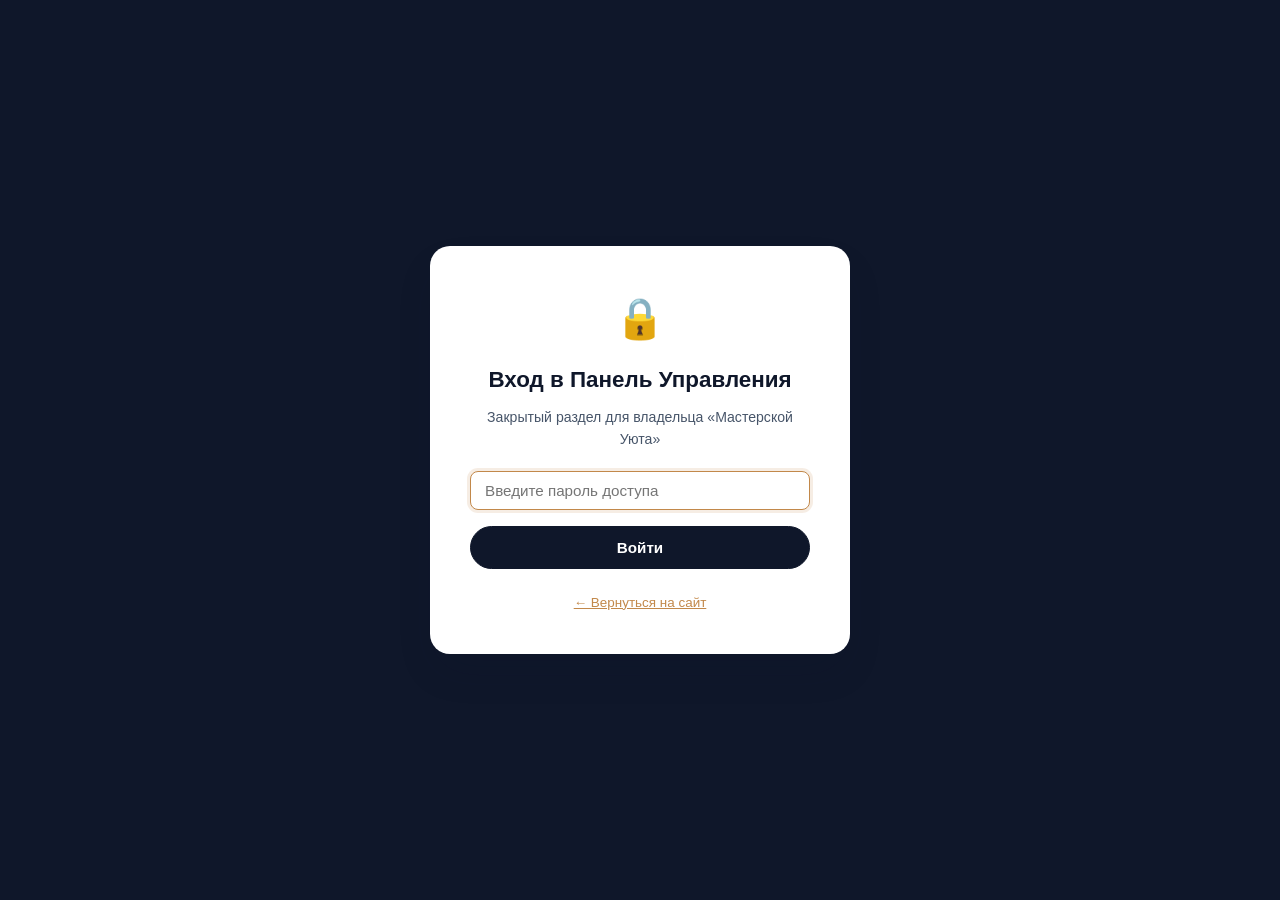
<file: admin.html>
<!DOCTYPE html>
<html lang="ru">
<head>
  <meta charset="UTF-8">
  <meta name="viewport" content="width=device-width, initial-scale=1.0">
  <title>Панель управления — Мастерская Уюта</title>
  <link rel="stylesheet" href="style.css">
  <style>
    body {
      background-color: #f1f5f9;
      padding-bottom: 50px;
    }
    .admin-container {
      max-width: 1100px;
      margin: 30px auto;
      padding: 0 20px;
    }
    .admin-header {
      background: #0f172a;
      color: #ffffff;
      padding: 24px 30px;
      border-radius: var(--radius-lg);
      display: flex;
      align-items: center;
      justify-content: space-between;
      flex-wrap: wrap;
      gap: 16px;
      margin-bottom: 24px;
      box-shadow: var(--shadow-md);
    }
    .admin-nav {
      display: flex;
      gap: 10px;
      margin-bottom: 24px;
      flex-wrap: wrap;
    }
    .admin-nav-btn {
      padding: 10px 20px;
      border-radius: var(--radius-full);
      background: #ffffff;
      border: 1.5px solid var(--border-color);
      font-weight: 700;
      color: var(--text-muted);
      cursor: pointer;
      transition: var(--transition);
      display: inline-flex;
      align-items: center;
      gap: 8px;
    }
    .admin-nav-btn.active {
      background: var(--metal-dark);
      color: #ffffff;
      border-color: var(--metal-dark);
    }
    .admin-card {
      background: #ffffff;
      border-radius: var(--radius-lg);
      border: 1.5px solid var(--border-color);
      padding: 30px;
      margin-bottom: 24px;
      box-shadow: var(--shadow-sm);
    }
    .admin-card-title {
      font-size: 1.3rem;
      font-weight: 800;
      color: var(--metal-dark);
      margin-bottom: 20px;
      display: flex;
      align-items: center;
      justify-content: space-between;
      border-bottom: 1px solid var(--border-color);
      padding-bottom: 12px;
    }
    .admin-form-grid {
      display: grid;
      grid-template-columns: repeat(auto-fit, minmax(280px, 1fr));
      gap: 18px;
    }
    .admin-field {
      display: flex;
      flex-direction: column;
      gap: 6px;
    }
    .admin-label {
      font-size: 0.86rem;
      font-weight: 700;
      color: #334155;
    }
    .admin-input, .admin-select, .admin-textarea {
      width: 100%;
      padding: 10px 14px;
      border: 1.5px solid #cbd5e1;
      border-radius: var(--radius-sm);
      font-size: 0.95rem;
      color: #0f172a;
      background: #ffffff;
      transition: var(--transition);
    }
    .admin-input:focus, .admin-select:focus, .admin-textarea:focus {
      border-color: var(--wood-accent);
      box-shadow: 0 0 0 3px rgba(194, 136, 74, 0.15);
    }
    .admin-textarea {
      min-height: 80px;
      resize: vertical;
    }
    /* Список изделий в админке */
    .admin-product-row {
      display: grid;
      grid-template-columns: 80px 1fr auto;
      gap: 16px;
      align-items: center;
      padding: 14px;
      border: 1px solid var(--border-color);
      border-radius: var(--radius-md);
      margin-bottom: 12px;
      background: #f8fafc;
      transition: var(--transition);
    }
    .admin-product-row:hover {
      background: #ffffff;
      border-color: #94a3b8;
    }
    .admin-product-thumb {
      width: 80px;
      height: 80px;
      object-fit: cover;
      border-radius: var(--radius-sm);
      background: #e2e8f0;
    }
    .admin-product-info h4 {
      font-size: 1.05rem;
      font-weight: 800;
      color: var(--metal-dark);
      margin-bottom: 4px;
    }
    .admin-product-meta {
      font-size: 0.84rem;
      color: var(--text-muted);
      display: flex;
      gap: 12px;
      flex-wrap: wrap;
    }
    .admin-product-actions {
      display: flex;
      gap: 8px;
    }
    /* Фото-превью внутри редактирования */
    .admin-photo-grid {
      display: flex;
      gap: 12px;
      flex-wrap: wrap;
      margin-top: 10px;
    }
    .admin-photo-item {
      position: relative;
      width: 90px;
      height: 90px;
      border-radius: var(--radius-sm);
      overflow: hidden;
      border: 1.5px solid #cbd5e1;
    }
    .admin-photo-item img {
      width: 100%;
      height: 100%;
      object-fit: cover;
    }
    .admin-photo-del {
      position: absolute;
      top: 4px;
      right: 4px;
      background: rgba(239, 68, 68, 0.9);
      color: #ffffff;
      border: none;
      width: 22px;
      height: 22px;
      border-radius: 50%;
      display: flex;
      align-items: center;
      justify-content: center;
      font-size: 11px;
      cursor: pointer;
    }
    /* Модалка логина */
    .admin-login-overlay {
      position: fixed;
      inset: 0;
      background: #0f172a;
      z-index: 9999;
      display: flex;
      align-items: center;
      justify-content: center;
      padding: 20px;
    }
    .admin-login-card {
      background: #ffffff;
      padding: 40px;
      border-radius: var(--radius-lg);
      max-width: 420px;
      width: 100%;
      text-align: center;
      box-shadow: var(--shadow-xl);
    }
    .status-toast {
      position: fixed;
      bottom: 24px;
      right: 24px;
      background: #0f172a;
      color: #ffffff;
      padding: 14px 22px;
      border-radius: var(--radius-md);
      box-shadow: var(--shadow-xl);
      z-index: 10000;
      display: none;
      align-items: center;
      gap: 10px;
      font-weight: 600;
      animation: slideUp 0.3s ease;
    }
    @keyframes slideUp {
      from { transform: translateY(20px); opacity: 0; }
      to { transform: translateY(0); opacity: 1; }
    }
  </style>
</head>
<body>

  <!-- Окно авторизации -->
  <div class="admin-login-overlay" id="login-overlay">
    <div class="admin-login-card">
      <div style="font-size: 2.5rem; margin-bottom: 12px;">🔒</div>
      <h2 style="font-size: 1.4rem; font-weight: 800; margin-bottom: 8px; color: var(--metal-dark);">Вход в Панель Управления</h2>
      <p style="font-size: 0.88rem; color: var(--text-muted); margin-bottom: 20px;">Закрытый раздел для владельца «Мастерской Уюта»</p>
      
      <form onsubmit="event.preventDefault(); checkAdminPassword();">
        <div class="admin-field" style="margin-bottom: 16px;">
          <input type="password" id="admin-pass-input" class="admin-input" placeholder="Введите пароль доступа" autocomplete="current-password" autofocus>
        </div>
        <button type="submit" id="login-submit-btn" class="btn btn-primary" style="width: 100%;">Войти</button>
      </form>
      <div id="login-error" style="color: #ef4444; font-size: 0.84rem; margin-top: 12px; font-weight: 600; display: none;">Неверный пароль доступа.</div>
      <div style="margin-top: 20px;">
        <a href="index.html" style="font-size: 0.84rem; color: var(--wood-accent); text-decoration: underline;">← Вернуться на сайт</a>
      </div>
    </div>
  </div>

  <div class="admin-container" id="admin-content" style="display: none;">
    <!-- Шапка панели -->
    <header class="admin-header">
      <div>
        <h1 style="font-size: 1.5rem; font-weight: 900; margin-bottom: 4px;">Панель управления сайтом</h1>
        <div style="font-size: 0.86rem; color: #94a3b8;">«Мастерская Уюта» — Кировград • Невьянск</div>
      </div>
      <div style="display: flex; gap: 10px; flex-wrap: wrap;">
        <a href="index.html" class="btn btn-outline btn-sm" target="_blank" style="background: rgba(255,255,255,0.1); color: #fff; border-color: rgba(255,255,255,0.2);">
          👁 Посмотреть сайт
        </a>
        <button class="btn btn-accent btn-sm" onclick="publishChangesToGithub()">
          🚀 Опубликовать в интернет (GitHub)
        </button>
        <button class="btn btn-outline btn-sm" style="color: #fca5a5; border-color: rgba(239,68,68,0.3); background: rgba(239,68,68,0.1);" onclick="adminLogout()">
          🚪 Выйти
        </button>
      </div>
    </header>

    <!-- Навигационные вкладки -->
    <nav class="admin-nav">
      <button class="admin-nav-btn active" onclick="switchTab('contacts')">
        📞 Контакты и Шапка
      </button>
      <button class="admin-nav-btn" onclick="switchTab('products')">
        🪑 Примеры изделий (<span id="tab-products-count">14</span>)
      </button>
      <button class="admin-nav-btn" onclick="switchTab('sync')">
        🌐 Публикация и Резервная копия
      </button>
      <button class="admin-nav-btn" onclick="switchTab('password')">
        🔐 Смена пароля
      </button>
    </nav>

    <!-- ВКЛАДКА 1: КОНТАКТЫ -->
    <section class="admin-card" id="tab-contacts">
      <div class="admin-card-title">
        <span>Основные контакты и текст сайта</span>
        <button class="btn btn-primary btn-sm" onclick="saveContacts()">Сохранить контакты</button>
      </div>

      <div class="admin-form-grid">
        <div class="admin-field">
          <label class="admin-label">Название бренда:</label>
          <input type="text" id="cfg-brand" class="admin-input">
        </div>

        <div class="admin-field">
          <label class="admin-label">Номер телефона:</label>
          <input type="text" id="cfg-phone" class="admin-input" placeholder="+7 (963) 448-76-12">
        </div>

        <div class="admin-field">
          <label class="admin-label">Города / География:</label>
          <input type="text" id="cfg-location" class="admin-input" placeholder="Кировград — Невьянск">
        </div>

        <div class="admin-field">
          <label class="admin-label">Время работы цеха:</label>
          <input type="text" id="cfg-hours" class="admin-input" placeholder="Пн-Вс: 09:00 — 21:00">
        </div>

        <div class="admin-field">
          <label class="admin-label">Ссылка на страницу Авито:</label>
          <input type="text" id="cfg-avito" class="admin-input">
        </div>

        <div class="admin-field">
          <label class="admin-label">Гарантия на изделия:</label>
          <input type="text" id="cfg-guarantee" class="admin-input" placeholder="12 месяцев по договору">
        </div>

        <div class="admin-field" style="grid-column: 1 / -1;">
          <label class="admin-label">Главный подзаголовок (УТП) на первом экране:</label>
          <textarea id="cfg-tagline" class="admin-textarea"></textarea>
        </div>
      </div>
    </section>

    <!-- ВКЛАДКА 2: ИЗДЕЛИЯ -->
    <section class="admin-card" id="tab-products" style="display: none;">
      <div class="admin-card-title">
        <span>Управление примерами изделий</span>
        <button class="btn btn-accent btn-sm" onclick="openProductEditModal(null)">
          + Добавить новое изделие
        </button>
      </div>

      <div style="display: flex; gap: 10px; margin-bottom: 20px;">
        <select id="admin-category-filter" class="admin-select" style="max-width: 250px;" onchange="renderAdminProductsList()">
          <option value="all">Все категории</option>
          <option value="metal">Металл & Сад</option>
          <option value="ldsp">Корпусная мебель ЛДСП</option>
        </select>
      </div>

      <div id="admin-products-container">
        <!-- Список изделий -->
      </div>
    </section>

    <!-- ВКЛАДКА 3: СИНХРОНИЗАЦИЯ И ЭКСПОРТ -->
    <section class="admin-card" id="tab-sync" style="display: none;">
      <div class="admin-card-title">
        <span>Публикация и управление хостингом</span>
      </div>

      <p style="font-size: 0.95rem; color: var(--text-muted); line-height: 1.6; margin-bottom: 20px;">
        Сайт подключен к репозиторию на GitHub. Нажатие кнопки ниже автоматически сохраняет все ваши изменения (цены, новые фото, контакты) и обновляет сайт в интернете по адресу: <br>
        <strong style="color: var(--metal-dark); font-size: 1.1rem;">👉 <a href="https://masterskaya-uyuta.github.io/" target="_blank">https://masterskaya-uyuta.github.io/</a></strong>
      </p>

      <div style="display: flex; gap: 14px; flex-wrap: wrap; margin-bottom: 30px;">
        <button class="btn btn-accent" onclick="publishChangesToGithub()">
          🚀 Опубликовать все изменения на сайт (GitHub)
        </button>
        <button class="btn btn-outline" onclick="downloadProductsJs()">
          💾 Скачать резервную копию (products.js)
        </button>
        <button class="btn btn-outline" style="color: #ef4444; border-color: #fca5a5;" onclick="resetToDefaults()">
          🔄 Сбросить к заводским настройкам
        </button>
      </div>

      <div style="background: #f8fafc; border: 1.5px solid #cbd5e1; border-radius: var(--radius-md); padding: 18px; display: flex; align-items: center; gap: 14px;">
        <div style="font-size: 1.8rem;">🔒</div>
        <div>
          <h4 style="font-size: 0.95rem; font-weight: 800; color: var(--metal-dark); margin-bottom: 4px;">Безопасность панели управления</h4>
          <p style="font-size: 0.84rem; color: var(--text-muted); line-height: 1.5;">
            Панель защищена стойким алгоритмом хеширования SHA-256 и сквозным шифрованием ключей публикации AES-GCM. Доступ возможен только по вашему секретному паролю.
          </p>
        </div>
      </div>
    </section>

    <!-- ВКЛАДКА 4: СМЕНА ПАРОЛЯ -->
    <section class="admin-card" id="tab-password" style="display: none;">
      <div class="admin-card-title">
        <span>🔐 Смена пароля администратора</span>
      </div>

      <p style="font-size: 0.95rem; color: var(--text-muted); line-height: 1.6; margin-bottom: 24px;">
        Здесь вы можете изменить текущий пароль на любой удобный. Новый пароль будет мгновенно зашифрован криптографическим алгоритмом и автоматически сохранен в коде сайта на GitHub.
      </p>

      <form onsubmit="event.preventDefault(); changeAdminPassword();" style="max-width: 440px;">
        <div class="admin-field" style="margin-bottom: 16px;">
          <label class="admin-label">Новый пароль:</label>
          <input type="password" id="new-admin-pass" class="admin-input" placeholder="Введите новый пароль (не менее 4 символов)" required minlength="4">
        </div>

        <div class="admin-field" style="margin-bottom: 20px;">
          <label class="admin-label">Повторите новый пароль:</label>
          <input type="password" id="confirm-admin-pass" class="admin-input" placeholder="Повторите новый пароль" required minlength="4">
        </div>

        <button type="submit" id="btn-save-password" class="btn btn-primary" style="padding: 12px 24px;">
          🔒 Обновить и сохранить пароль
        </button>
      </form>

      <div id="password-change-status" style="margin-top: 18px; font-size: 0.92rem; font-weight: 700; display: none;"></div>
    </section>
  </div>

  <!-- Модальное окно создания / редактирования изделия -->
  <div class="modal-overlay" id="product-edit-modal">
    <div class="modal-dialog" style="max-width: 750px; padding: 26px;">
      <button class="modal-close-btn" onclick="closeProductEditModal()">✕</button>
      
      <h3 style="font-size: 1.3rem; font-weight: 800; margin-bottom: 18px;" id="modal-edit-title">Редактирование изделия</h3>
      
      <input type="hidden" id="edit-prod-id">

      <div class="admin-form-grid" style="margin-bottom: 18px;">
        <div class="admin-field" style="grid-column: 1 / -1;">
          <label class="admin-label">Название изделия:</label>
          <input type="text" id="edit-prod-title" class="admin-input" placeholder="Например: Садовые качели «Комфорт»">
        </div>

        <div class="admin-field">
          <label class="admin-label">Категория:</label>
          <select id="edit-prod-category" class="admin-select">
            <option value="metal">Металл & Сад</option>
            <option value="ldsp">Корпусная мебель ЛДСП</option>
          </select>
        </div>

        <div class="admin-field">
          <label class="admin-label">Ориентир цены (от ... ₽):</label>
          <input type="text" id="edit-prod-price" class="admin-input" placeholder="Например: 27 900">
        </div>

        <div class="admin-field">
          <label class="admin-label">Бейдж-метка:</label>
          <input type="text" id="edit-prod-badge" class="admin-input" placeholder="Хит продаж, Премиум, Популярное">
        </div>

        <div class="admin-field" style="grid-column: 1 / -1;">
          <label class="admin-label">Краткое продающее описание (для карточки):</label>
          <textarea id="edit-prod-short" class="admin-textarea" rows="2"></textarea>
        </div>

        <div class="admin-field" style="grid-column: 1 / -1;">
          <label class="admin-label">Полное описание (для окна товара):</label>
          <textarea id="edit-prod-full" class="admin-textarea" rows="4"></textarea>
        </div>

        <!-- Управление фотографиями -->
        <div class="admin-field" style="grid-column: 1 / -1;">
          <label class="admin-label">Фотографии изделия:</label>
          <div style="display: flex; gap: 10px; align-items: center; margin-bottom: 8px;">
            <input type="file" id="edit-photo-file-input" accept="image/*" style="display: none;" onchange="handleAdminFileUpload(event)">
            <button class="btn btn-outline btn-sm" onclick="document.getElementById('edit-photo-file-input').click()">
              📁 Загрузить фото с компьютера / телефона
            </button>
            <span style="font-size: 0.78rem; color: var(--text-muted);">или вставьте ссылку:</span>
            <input type="text" id="edit-photo-url-input" class="admin-input" style="flex: 1;" placeholder="images/products/... или http...">
            <button class="btn btn-primary btn-sm" onclick="addPhotoByUrl()">Добавить</button>
          </div>
          <div class="admin-photo-grid" id="edit-photos-list">
            <!-- Превью фото -->
          </div>
        </div>
      </div>

      <div style="display: flex; justify-content: flex-end; gap: 10px; border-top: 1px solid var(--border-color); padding-top: 16px;">
        <button class="btn btn-outline" onclick="closeProductEditModal()">Отмена</button>
        <button class="btn btn-accent" onclick="saveProductModal()">Сохранить изделие</button>
      </div>
    </div>
  </div>

  <!-- Всплывающее уведомление (Toast) -->
  <div class="status-toast" id="toast">
    <span id="toast-text">Изменения сохранены!</span>
  </div>

  <!-- Базовые скрипты конфигурации -->
  <script src="products.js"></script>
  <script>
    // Криптографическая защита доступа (SHA-256 + AES-GCM)
    const AUTH_SALT = "mu_salt_2026_secure";
    const EXPECTED_HASH = "32e2a0b42c4c9b100af48b3ad739842d987eb1ebfa3f24eece30a2298227df91";
    const CIPHER_NONCE_B64 = "Eo9z5K9yUdgcBHc5";
    const CIPHER_TEXT_B64 = "qfue4I/3mEk5gQo50qe8eQXaxFAB5DY1+0yzCIF0vF6UxZjkCWw7XTftBez2Pnw4IDBdhzmcfKE=";

    // Сброс старых небезопасных сессионных ключей
    try {
      sessionStorage.removeItem("masterskaya_admin_auth");
      localStorage.removeItem("masterskaya_admin_pass");
      localStorage.removeItem("masterskaya_gh_token");
    } catch (e) {}

    let _sessionDecryptedToken = sessionStorage.getItem("__mu_sec_token_v3") || null;

    const GH_CONFIG = {
      owner: "masterskaya-uyuta",
      repo: "masterskaya-uyuta.github.io",
      branch: "main",
      get token() {
        return _sessionDecryptedToken || sessionStorage.getItem("__mu_sec_token_v3") || "";
      }
    };

    let workingConfig = {};
    let workingProducts = [];
    let currentEditingProduct = null;
    let currentEditingPhotos = [];

    // Хеширование пароля через Web Crypto API (SHA-256)
    async function hashPassword(str) {
      const enc = new TextEncoder();
      const buf = await window.crypto.subtle.digest("SHA-256", enc.encode(AUTH_SALT + str));
      return Array.from(new Uint8Array(buf)).map(b => b.toString(16).padStart(2, "0")).join("");
    }

    // Расшифровка ключа публикации в памяти
    async function decryptSecureToken(pwd) {
      const enc = new TextEncoder();
      const keyMaterial = await window.crypto.subtle.digest("SHA-256", enc.encode(pwd + AUTH_SALT));
      const key = await window.crypto.subtle.importKey("raw", keyMaterial, "AES-GCM", false, ["decrypt"]);
      const nonce = Uint8Array.from(atob(CIPHER_NONCE_B64), c => c.charCodeAt(0));
      const ct = Uint8Array.from(atob(CIPHER_TEXT_B64), c => c.charCodeAt(0));
      const decrypted = await window.crypto.subtle.decrypt({ name: "AES-GCM", iv: nonce }, key, ct);
      return new TextDecoder().decode(decrypted);
    }

    // Инициализация при загрузке
    document.addEventListener("DOMContentLoaded", () => {
      loadWorkingData();
      checkAuth();
    });

    function checkAuth() {
      const token = sessionStorage.getItem("__mu_sec_token_v3");
      if (token) {
        _sessionDecryptedToken = token;
        document.getElementById("login-overlay").style.display = "none";
        document.getElementById("admin-content").style.display = "block";
        initAdminForms();
      } else {
        document.getElementById("login-overlay").style.display = "flex";
      }
    }

    async function checkAdminPassword() {
      const input = document.getElementById("admin-pass-input").value.trim();
      const errBox = document.getElementById("login-error");
      const submitBtn = document.getElementById("login-submit-btn");

      if (!input) return;

      submitBtn.disabled = true;
      submitBtn.textContent = "Проверка...";

      try {
        const computedHash = await hashPassword(input);
        if (computedHash === EXPECTED_HASH) {
          const decrypted = await decryptSecureToken(input);
          _sessionDecryptedToken = decrypted;
          sessionStorage.setItem("__mu_sec_token_v3", decrypted);
          errBox.style.display = "none";
          document.getElementById("login-overlay").style.display = "none";
          document.getElementById("admin-content").style.display = "block";
          initAdminForms();
        } else {
          errBox.style.display = "block";
          document.getElementById("admin-pass-input").value = "";
          document.getElementById("admin-pass-input").focus();
        }
      } catch (err) {
        errBox.style.display = "block";
      } finally {
        submitBtn.disabled = false;
        submitBtn.textContent = "Войти";
      }
    }

    function adminLogout() {
      sessionStorage.clear();
      _sessionDecryptedToken = null;
      window.location.reload();
    }

    function loadWorkingData() {
      // Загрузка из localStorage, если уже есть кастомные, иначе из SITE_CONFIG
      const savedCfg = localStorage.getItem("masterskaya_custom_config");
      const savedProds = localStorage.getItem("masterskaya_custom_products");

      workingConfig = savedCfg ? JSON.parse(savedCfg) : Object.assign({}, SITE_CONFIG);
      workingProducts = savedProds ? JSON.parse(savedProds) : JSON.parse(JSON.stringify(PRODUCTS));
    }

    function initAdminForms() {
      // Контакты
      document.getElementById("cfg-brand").value = workingConfig.brandName || "";
      document.getElementById("cfg-phone").value = workingConfig.phone || "";
      document.getElementById("cfg-location").value = workingConfig.location || "";
      document.getElementById("cfg-hours").value = workingConfig.workingHours || "";
      document.getElementById("cfg-avito").value = workingConfig.avitoUrl || "";
      document.getElementById("cfg-guarantee").value = workingConfig.guarantee || "";
      document.getElementById("cfg-tagline").value = workingConfig.tagline || "";

      renderAdminProductsList();
    }

    function switchTab(tabId) {
      document.querySelectorAll(".admin-nav-btn").forEach(b => b.classList.remove("active"));
      if (window.event && window.event.target && window.event.target.classList) {
        window.event.target.classList.add("active");
      }

      document.getElementById("tab-contacts").style.display = tabId === "contacts" ? "block" : "none";
      document.getElementById("tab-products").style.display = tabId === "products" ? "block" : "none";
      document.getElementById("tab-sync").style.display = tabId === "sync" ? "block" : "none";
      const pwTab = document.getElementById("tab-password");
      if (pwTab) pwTab.style.display = tabId === "password" ? "block" : "none";
    }

    function saveContacts() {
      workingConfig.brandName = document.getElementById("cfg-brand").value.trim();
      workingConfig.phone = document.getElementById("cfg-phone").value.trim();
      workingConfig.phoneRaw = workingConfig.phone.replace(/[^0-9]/g, "");
      workingConfig.phoneLink = "tel:+" + workingConfig.phoneRaw;
      workingConfig.maxPhone = workingConfig.phone;
      workingConfig.location = document.getElementById("cfg-location").value.trim();
      workingConfig.workingHours = document.getElementById("cfg-hours").value.trim();
      workingConfig.avitoUrl = document.getElementById("cfg-avito").value.trim();
      workingConfig.guarantee = document.getElementById("cfg-guarantee").value.trim();
      workingConfig.tagline = document.getElementById("cfg-tagline").value.trim();

      localStorage.setItem("masterskaya_custom_config", JSON.stringify(workingConfig));
      showToast("Контакты сохранены в браузере! Нажмите «Опубликовать», чтобы выгрузить на сайт.");
    }

    function renderAdminProductsList() {
      const container = document.getElementById("admin-products-container");
      const filter = document.getElementById("admin-category-filter").value;
      const countEl = document.getElementById("tab-products-count");

      const filtered = workingProducts.filter(p => filter === "all" || p.category === filter);
      if (countEl) countEl.textContent = workingProducts.length;

      container.innerHTML = filtered.map(p => {
        const thumb = p.images && p.images.length > 0 ? p.images[0] : "images/products/swing-1.png";
        return `
          <div class="admin-product-row">
            <img src="${thumb}" class="admin-product-thumb" alt="">
            <div class="admin-product-info">
              <h4>${escapeHtml(p.title)}</h4>
              <div class="admin-product-meta">
                <span>💰 <strong>от ${p.priceFrom} ₽</strong></span>
                <span>🏷 ${p.categoryName || (p.category === 'metal' ? 'Металл' : 'ЛДСП')}</span>
                <span>📸 ${p.images ? p.images.length : 0} фото</span>
              </div>
            </div>
            <div class="admin-product-actions">
              <button class="btn btn-outline btn-sm" onclick="openProductEditModal('${p.id}')">✏️ Редактировать</button>
              <button class="btn btn-outline btn-sm" style="color:#ef4444;" onclick="deleteProduct('${p.id}')">🗑</button>
            </div>
          </div>
        `;
      }).join("");
    }

    function openProductEditModal(productId) {
      if (productId) {
        currentEditingProduct = workingProducts.find(p => p.id === productId);
        document.getElementById("modal-edit-title").textContent = "Редактирование: " + currentEditingProduct.title;
        document.getElementById("edit-prod-id").value = currentEditingProduct.id;
        document.getElementById("edit-prod-title").value = currentEditingProduct.title;
        document.getElementById("edit-prod-category").value = currentEditingProduct.category;
        document.getElementById("edit-prod-price").value = currentEditingProduct.priceFrom;
        document.getElementById("edit-prod-badge").value = currentEditingProduct.badge || "";
        document.getElementById("edit-prod-short").value = currentEditingProduct.shortDesc || "";
        document.getElementById("edit-prod-full").value = currentEditingProduct.fullDesc || "";
        currentEditingPhotos = currentEditingProduct.images ? [...currentEditingProduct.images] : [];
      } else {
        currentEditingProduct = null;
        document.getElementById("modal-edit-title").textContent = "Добавление нового изделия";
        document.getElementById("edit-prod-id").value = "prod-" + Date.now();
        document.getElementById("edit-prod-title").value = "";
        document.getElementById("edit-prod-category").value = "metal";
        document.getElementById("edit-prod-price").value = "15 000";
        document.getElementById("edit-prod-badge").value = "Новинка";
        document.getElementById("edit-prod-short").value = "";
        document.getElementById("edit-prod-full").value = "";
        currentEditingPhotos = [];
      }
      renderEditPhotos();
      document.getElementById("product-edit-modal").classList.add("active");
    }

    function closeProductEditModal() {
      document.getElementById("product-edit-modal").classList.remove("active");
    }

    function renderEditPhotos() {
      const container = document.getElementById("edit-photos-list");
      container.innerHTML = currentEditingPhotos.map((url, idx) => `
        <div class="admin-photo-item">
          <img src="${url}" alt="">
          <button class="admin-photo-del" onclick="deleteEditingPhoto(${idx})">✕</button>
        </div>
      `).join("");
    }

    function deleteEditingPhoto(index) {
      currentEditingPhotos.splice(index, 1);
      renderEditPhotos();
    }

    function addPhotoByUrl() {
      const input = document.getElementById("edit-photo-url-input");
      const url = input.value.trim();
      if (url) {
        currentEditingPhotos.push(url);
        input.value = "";
        renderEditPhotos();
      }
    }

    function handleAdminFileUpload(event) {
      const file = event.target.files[0];
      if (!file) return;

      const reader = new FileReader();
      reader.onload = (e) => {
        // Уменьшаем изображение через canvas, чтобы оно не раздувало файл
        const img = new Image();
        img.onload = () => {
          const canvas = document.createElement("canvas");
          const maxDim = 1200;
          let w = img.width;
          let h = img.height;
          if (w > maxDim || h > maxDim) {
            if (w > h) {
              h = Math.round((h * maxDim) / w);
              w = maxDim;
            } else {
              w = Math.round((w * maxDim) / h);
              h = maxDim;
            }
          }
          canvas.width = w;
          canvas.height = h;
          const ctx = canvas.getContext("2d");
          ctx.drawImage(img, 0, 0, w, h);
          const compressed = canvas.toDataURL("image/jpeg", 0.85);
          currentEditingPhotos.push(compressed);
          renderEditPhotos();
          showToast("Фото успешно добавлено!");
        };
        img.src = e.target.result;
      };
      reader.readAsDataURL(file);
    }

    function saveProductModal() {
      const id = document.getElementById("edit-prod-id").value;
      const title = document.getElementById("edit-prod-title").value.trim();
      if (!title) {
        alert("Пожалуйста, укажите название изделия!");
        return;
      }

      const category = document.getElementById("edit-prod-category").value;
      const priceFrom = document.getElementById("edit-prod-price").value.trim();
      const badge = document.getElementById("edit-prod-badge").value.trim();
      const shortDesc = document.getElementById("edit-prod-short").value.trim();
      const fullDesc = document.getElementById("edit-prod-full").value.trim();

      const existingIndex = workingProducts.findIndex(p => p.id === id);
      const productObj = {
        id: id,
        title: title,
        category: category,
        categoryName: category === "metal" ? "Металл & Сад" : "Корпусная мебель ЛДСП",
        badge: badge,
        priceFrom: priceFrom,
        shortDesc: shortDesc,
        fullDesc: fullDesc,
        specs: currentEditingProduct && currentEditingProduct.specs ? currentEditingProduct.specs : [
          { name: "Модификация", value: "Любые размеры по вашему эскизу" }
        ],
        features: currentEditingProduct && currentEditingProduct.features ? currentEditingProduct.features : [
          "Индивидуальное изготовление под ключ",
          "Гарантия 12 месяцев"
        ],
        images: currentEditingPhotos.length > 0 ? currentEditingPhotos : ["images/products/swing-1.png"]
      };

      if (existingIndex >= 0) {
        workingProducts[existingIndex] = productObj;
      } else {
        workingProducts.unshift(productObj);
      }

      localStorage.setItem("masterskaya_custom_products", JSON.stringify(workingProducts));
      closeProductEditModal();
      renderAdminProductsList();
      showToast("Изделие сохранено! Нажмите «Опубликовать», чтобы выгрузить на сайт.");
    }

    function deleteProduct(id) {
      if (!confirm("Вы уверены, что хотите удалить это изделие из примеров?")) return;
      workingProducts = workingProducts.filter(p => p.id !== id);
      localStorage.setItem("masterskaya_custom_products", JSON.stringify(workingProducts));
      renderAdminProductsList();
      showToast("Изделие удалено.");
    }

    // Генерация содержимого products.js
    function generateProductsJsContent() {
      return `/**
 * Автоматически сгенерировано Панелью Управления «Мастерская Уюта»
 * Дата: ${new Date().toLocaleString()}
 */

const SITE_CONFIG = ${JSON.stringify(workingConfig, null, 2)};

const PRODUCTS = ${JSON.stringify(workingProducts, null, 2)};
`;
    }

    function downloadProductsJs() {
      const content = generateProductsJsContent();
      const blob = new Blob([content], { type: "application/javascript;charset=utf-8" });
      const a = document.createElement("a");
      a.href = URL.createObjectURL(blob);
      a.download = "products.js";
      a.click();
      showToast("Файл products.js скачан на компьютер!");
    }

    function resetToDefaults() {
      if (!confirm("Сбросить все настройки и вернуться к исходным данным?")) return;
      localStorage.removeItem("masterskaya_custom_config");
      localStorage.removeItem("masterskaya_custom_products");
      loadWorkingData();
      initAdminForms();
      showToast("Настройки сброшены к исходным.");
    }

    // Публикация в GitHub через REST API
    async function publishChangesToGithub() {
      showToast("⏳ Публикация изменений на сайт GitHub...");

      try {
        const content = generateProductsJsContent();
        // UTF-8 base64 encoding
        const base64Content = btoa(unescape(encodeURIComponent(content)));

        // 1. Получаем SHA текущего файла products.js
        const getUrl = `https://api.github.com/repos/${GH_CONFIG.owner}/${GH_CONFIG.repo}/contents/products.js`;
        let sha = null;

        const getRes = await fetch(getUrl, {
          headers: {
            "Authorization": `token ${GH_CONFIG.token}`,
            "Accept": "application/vnd.github.v3+json"
          }
        });

        if (getRes.ok) {
          const getData = await getRes.json();
          sha = getData.sha;
        }

        // 2. Отправляем коммит
        const putRes = await fetch(getUrl, {
          method: "PUT",
          headers: {
            "Authorization": `token ${GH_CONFIG.token}`,
            "Accept": "application/vnd.github.v3+json",
            "Content-Type": "application/json"
          },
          body: JSON.stringify({
            message: "Обновление каталога и контактов из админ-панели",
            content: base64Content,
            sha: sha,
            branch: GH_CONFIG.branch
          })
        });

        if (putRes.ok) {
          showToast("🎉 Успешно опубликовано! Сайт обновится через 30–60 секунд.");
        } else {
          const errData = await putRes.json();
          alert("Ошибка публикации на GitHub: " + (errData.message || "Неизвестная ошибка"));
        }
      } catch (err) {
        alert("Сбой соединения: " + err.message);
      }
    }

    // Шифрование токена новым паролем
    async function encryptTokenWithPassword(token, pwd) {
      const enc = new TextEncoder();
      const keyMaterial = await window.crypto.subtle.digest("SHA-256", enc.encode(pwd + AUTH_SALT));
      const key = await window.crypto.subtle.importKey("raw", keyMaterial, "AES-GCM", false, ["encrypt"]);
      const iv = window.crypto.getRandomValues(new Uint8Array(12));
      const encryptedBuf = await window.crypto.subtle.encrypt({ name: "AES-GCM", iv: iv }, key, enc.encode(token));
      
      const nonceB64 = btoa(String.fromCharCode(...iv));
      const ctB64 = btoa(String.fromCharCode(...new Uint8Array(encryptedBuf)));
      return { nonceB64, ctB64 };
    }

    async function changeAdminPassword() {
      const newPass = document.getElementById("new-admin-pass").value.trim();
      const confirmPass = document.getElementById("confirm-admin-pass").value.trim();
      const statusEl = document.getElementById("password-change-status");
      const btn = document.getElementById("btn-save-password");

      if (!newPass || newPass.length < 4) {
        statusEl.style.display = "block";
        statusEl.style.color = "#ef4444";
        statusEl.textContent = "Пароль должен содержать не менее 4 символов.";
        return;
      }

      if (newPass !== confirmPass) {
        statusEl.style.display = "block";
        statusEl.style.color = "#ef4444";
        statusEl.textContent = "Пароли не совпадают! Проверьте правильность ввода.";
        return;
      }

      const currentToken = GH_CONFIG.token;
      if (!currentToken) {
        statusEl.style.display = "block";
        statusEl.style.color = "#ef4444";
        statusEl.textContent = "Ошибка авторизации: ключ публикации не найден. Перезагрузите страницу.";
        return;
      }

      btn.disabled = true;
      btn.textContent = "⏳ Сохранение и отправка на GitHub...";
      statusEl.style.display = "block";
      statusEl.style.color = "#0284c7";
      statusEl.textContent = "Шифрование нового пароля...";

      try {
        const newHash = await hashPassword(newPass);
        const { nonceB64, ctB64 } = await encryptTokenWithPassword(currentToken, newPass);

        // Получаем актуальный admin.html с GitHub
        const getUrl = `https://api.github.com/repos/${GH_CONFIG.owner}/${GH_CONFIG.repo}/contents/admin.html`;
        const getRes = await fetch(getUrl, {
          headers: {
            "Authorization": `token ${currentToken}`,
            "Accept": "application/vnd.github.v3+json"
          }
        });

        if (!getRes.ok) {
          throw new Error("Не удалось загрузить admin.html с GitHub");
        }

        const getData = await getRes.json();
        const sha = getData.sha;
        const rawContent = decodeURIComponent(escape(atob(getData.content)));

        let updatedContent = rawContent.replace(
          /const EXPECTED_HASH = "[^"]+";/,
          `const EXPECTED_HASH = "${newHash}";`
        );
        updatedContent = updatedContent.replace(
          /const CIPHER_NONCE_B64 = "[^"]+";/,
          `const CIPHER_NONCE_B64 = "${nonceB64}";`
        );
        updatedContent = updatedContent.replace(
          /const CIPHER_TEXT_B64 = "[^"]+";/,
          `const CIPHER_TEXT_B64 = "${ctB64}";`
        );

        const newBase64 = btoa(unescape(encodeURIComponent(updatedContent)));

        const putRes = await fetch(getUrl, {
          method: "PUT",
          headers: {
            "Authorization": `token ${currentToken}`,
            "Accept": "application/vnd.github.v3+json",
            "Content-Type": "application/json"
          },
          body: JSON.stringify({
            message: "Обновление пароля администратора из панели управления",
            content: newBase64,
            sha: sha,
            branch: GH_CONFIG.branch
          })
        });

        if (putRes.ok) {
          statusEl.style.color = "#16a34a";
          statusEl.textContent = "🎉 Новый пароль успешно сохранен на сервере! Через 3 секунды произойдет выход для входа с новым паролем...";
          showToast("Пароль успешно обновлен!");
          setTimeout(() => {
            sessionStorage.clear();
            window.location.reload();
          }, 3500);
        } else {
          const errData = await putRes.json();
          throw new Error(errData.message || "Ошибка при сохранении на GitHub");
        }
      } catch (err) {
        statusEl.style.color = "#ef4444";
        statusEl.textContent = "Ошибка: " + err.message;
        btn.disabled = false;
        btn.textContent = "🔒 Обновить и сохранить пароль";
      }
    }

    function showToast(text) {
      const toast = document.getElementById("toast");
      const toastText = document.getElementById("toast-text");
      toastText.textContent = text;
      toast.style.display = "flex";
      setTimeout(() => {
        toast.style.display = "none";
      }, 4000);
    }

    function escapeHtml(str) {
      if (!str) return "";
      return str.replace(/[&<>"']/g, m => ({
        '&': '&amp;',
        '<': '&lt;',
        '>': '&gt;',
        '"': '&quot;',
        "'": '&#39;'
      })[m]);
    }
  </script>
</body>
</html>
</file>
<file: style.css>
/* ==========================================================================
   «Мастерская Уюта» — Скандинавский минимализм + Лофт
   Кировград — Невьянск | Мебель из ЛДСП и профильной трубы
   ========================================================================== */

:root {
  --font-family: -apple-system, BlinkMacSystemFont, "Segoe UI", Roboto, "Helvetica Neue", Arial, sans-serif;
  
  /* Цветовая палитра: светлый сканди-минимализм */
  --bg-primary: #f8fafc;
  --bg-surface: #ffffff;
  --bg-subtle: #f1f5f9;
  --bg-card-hover: #ffffff;
  --bg-dark: #0f172a;
  --bg-dark-card: #1e293b;
  
  --text-main: #0f172a;
  --text-muted: #475569;
  --text-light: #94a3b8;
  --text-inverse: #ffffff;
  
  /* Акцентные цвета: натуральный дуб и металл */
  --wood-accent: #c2884a;
  --wood-accent-hover: #a86e33;
  --wood-light: #fef3c7;
  --wood-dark: #78350f;
  
  --metal-dark: #0f172a;
  --metal-card: #1e293b;
  --metal-light: #334155;
  
  --border-color: #e2e8f0;
  --border-subtle: #f1f5f9;
  --border-focus: #c2884a;
  
  /* Мессенджеры и кнопки */
  --color-max: #7c3aed;
  --color-max-hover: #6d28d9;
  --color-max-gradient: linear-gradient(135deg, #7c3aed 0%, #9333ea 100%);
  --color-avito: #00aa6c;
  --color-avito-hover: #008f5a;
  --color-phone: #059669;
  
  /* Радиусы и тени */
  --radius-sm: 8px;
  --radius-md: 14px;
  --radius-lg: 20px;
  --radius-full: 9999px;
  
  --shadow-sm: 0 1px 3px rgba(0, 0, 0, 0.05);
  --shadow-md: 0 4px 14px -2px rgba(15, 23, 42, 0.08);
  --shadow-lg: 0 12px 30px -4px rgba(15, 23, 42, 0.1);
  --shadow-xl: 0 20px 40px -8px rgba(15, 23, 42, 0.15);
  
  --transition: all 0.22s cubic-bezier(0.4, 0, 0.2, 1);
  --container-max: 1240px;
}

/* Сброс стилей */
*, *::before, *::after {
  box-sizing: border-box;
  margin: 0;
  padding: 0;
}

html {
  scroll-behavior: smooth;
  font-size: 16px;
  -webkit-text-size-adjust: 100%;
}

body {
  font-family: var(--font-family);
  background-color: var(--bg-primary);
  color: var(--text-main);
  line-height: 1.6;
  -webkit-font-smoothing: antialiased;
  -moz-osx-font-smoothing: grayscale;
  overflow-x: hidden;
  padding-bottom: 74px; /* Отступ под мобильную фиксированную панель */
}

@media (min-width: 992px) {
  body {
    padding-bottom: 0;
  }
}

img {
  max-width: 100%;
  height: auto;
  display: block;
}

a {
  color: inherit;
  text-decoration: none;
  transition: var(--transition);
}

button, input, select, textarea {
  font-family: inherit;
  font-size: inherit;
  border: none;
  outline: none;
}

button {
  cursor: pointer;
}

.container {
  width: 100%;
  max-width: var(--container-max);
  margin: 0 auto;
  padding: 0 20px;
}

/* Декоративные разделители */
.section-divider {
  display: flex;
  align-items: center;
  justify-content: center;
  gap: 16px;
  margin: 10px auto 40px;
}

.section-divider::before,
.section-divider::after {
  content: '';
  height: 1px;
  width: 80px;
  background: linear-gradient(90deg, transparent, #cbd5e1, transparent);
}

.section-divider-dot {
  width: 7px;
  height: 7px;
  background-color: var(--wood-accent);
  border-radius: 50%;
  box-shadow: 0 0 0 3px rgba(194, 136, 74, 0.2);
}

/* ==========================================================================
   КНОПКИ И БЕЙДЖИ
   ========================================================================== */
.btn {
  display: inline-flex;
  align-items: center;
  justify-content: center;
  gap: 8px;
  padding: 12px 24px;
  border-radius: var(--radius-full);
  font-weight: 600;
  font-size: 0.95rem;
  transition: var(--transition);
  white-space: nowrap;
  flex-shrink: 0;
}

.btn-primary {
  background-color: var(--metal-dark);
  color: #ffffff;
  border: 1px solid var(--metal-dark);
}

.btn-primary:hover {
  background-color: #1e293b;
  transform: translateY(-2px);
  box-shadow: 0 8px 20px rgba(15, 23, 42, 0.25);
}

.btn-accent {
  background-color: var(--wood-accent);
  color: #ffffff;
  border: 1px solid var(--wood-accent);
}

.btn-accent:hover {
  background-color: var(--wood-accent-hover);
  transform: translateY(-2px);
  box-shadow: 0 8px 20px rgba(194, 136, 74, 0.35);
}

.btn-outline {
  background: #ffffff;
  border: 1.5px solid var(--border-color);
  color: var(--text-main);
}

.btn-outline:hover {
  border-color: var(--metal-dark);
  background-color: var(--bg-subtle);
  transform: translateY(-1px);
}

.btn-max {
  background: var(--color-max-gradient);
  color: #ffffff;
  border: 1px solid #7c3aed;
  box-shadow: 0 4px 14px rgba(124, 58, 237, 0.25);
}

.btn-max:hover {
  transform: translateY(-2px);
  box-shadow: 0 8px 22px rgba(124, 58, 237, 0.4);
}

.btn-avito {
  background-color: #ffffff;
  border: 1.5px solid var(--color-avito);
  color: var(--color-avito);
}

.btn-avito:hover {
  background-color: var(--color-avito);
  color: #ffffff;
  transform: translateY(-2px);
  box-shadow: 0 6px 18px rgba(0, 170, 108, 0.25);
}

.btn-phone {
  background-color: #10b981;
  color: #ffffff;
  border: 1px solid #10b981;
}

.btn-phone:hover {
  background-color: #059669;
  transform: translateY(-2px);
  box-shadow: 0 6px 18px rgba(16, 185, 129, 0.3);
}

.btn-sm {
  padding: 8px 16px;
  font-size: 0.86rem;
}

.badge {
  display: inline-flex;
  align-items: center;
  gap: 6px;
  padding: 5px 12px;
  border-radius: var(--radius-full);
  font-size: 0.78rem;
  font-weight: 700;
  text-transform: uppercase;
  letter-spacing: 0.5px;
}

.badge-wood {
  background: #fef3c7;
  color: #92400e;
  border: 1px solid #fde68a;
}

.badge-metal {
  background: #f1f5f9;
  color: #1e293b;
  border: 1px solid #cbd5e1;
}

.badge-success {
  background: #dcfce7;
  color: #166534;
  border: 1px solid #bbf7d0;
}

/* ==========================================================================
   ВЕРХНИЙ БАР (TOPBAR) & ШАПКА (HEADER)
   ========================================================================== */
.topbar {
  background-color: var(--bg-dark);
  color: #cbd5e1;
  font-size: 0.82rem;
  padding: 8px 0;
  border-bottom: 1px solid rgba(255, 255, 255, 0.08);
}

.topbar .container {
  display: flex;
  align-items: center;
  justify-content: space-between;
  flex-wrap: wrap;
  gap: 10px;
}

.topbar-info {
  display: flex;
  align-items: center;
  gap: 16px;
  flex-wrap: wrap;
}

.topbar-info-item {
  display: inline-flex;
  align-items: center;
  gap: 6px;
}

.topbar-info-item svg {
  color: var(--wood-accent);
}

.topbar-links {
  display: flex;
  align-items: center;
  gap: 14px;
}

.topbar-link {
  color: #cbd5e1;
  font-size: 0.8rem;
  font-weight: 500;
  display: inline-flex;
  align-items: center;
  gap: 5px;
  padding: 2px 8px;
  border-radius: var(--radius-sm);
  background: rgba(255, 255, 255, 0.06);
}

.topbar-link:hover {
  color: #ffffff;
  background: rgba(255, 255, 255, 0.15);
}

/* Основная шапка */
.header {
  position: sticky;
  top: 0;
  z-index: 1000;
  background: rgba(255, 255, 255, 0.96);
  backdrop-filter: blur(12px);
  -webkit-backdrop-filter: blur(12px);
  border-bottom: 1.5px solid var(--border-color);
  box-shadow: 0 4px 20px rgba(15, 23, 42, 0.04);
}

.header-inner {
  display: flex;
  align-items: center;
  justify-content: space-between;
  height: 78px;
  gap: 16px;
}

.logo {
  display: flex;
  align-items: center;
  gap: 12px;
  flex-shrink: 0;
}

.logo-icon {
  width: 44px;
  height: 44px;
  background: linear-gradient(135deg, var(--metal-dark) 0%, #334155 100%);
  color: #ffffff;
  border-radius: 12px;
  display: flex;
  align-items: center;
  justify-content: center;
  box-shadow: 0 4px 12px rgba(15, 23, 42, 0.15);
}

.logo-text {
  display: flex;
  flex-direction: column;
}

.logo-title {
  font-size: 1.25rem;
  font-weight: 800;
  color: var(--metal-dark);
  line-height: 1.1;
  letter-spacing: -0.3px;
  white-space: nowrap;
}

.logo-title span {
  color: var(--wood-accent);
}

.logo-subtitle {
  font-size: 0.72rem;
  color: var(--text-muted);
  text-transform: uppercase;
  letter-spacing: 0.5px;
  white-space: nowrap;
}

/* Навигация в шапке — СТИЛИЗОВАНА КАК КЛИКАБЕЛЬНЫЕ КНОПКИ */
.nav {
  display: none;
}

@media (min-width: 1024px) {
  .nav {
    display: flex;
    align-items: center;
    gap: 6px;
    background: #f1f5f9;
    padding: 5px 6px;
    border-radius: var(--radius-full);
    border: 1px solid var(--border-color);
  }
  
  .nav-link {
    font-size: 0.86rem;
    font-weight: 600;
    color: #475569;
    padding: 7px 14px;
    border-radius: var(--radius-full);
    transition: var(--transition);
    white-space: nowrap;
    display: inline-flex;
    align-items: center;
    gap: 4px;
  }
  
  .nav-link:hover {
    color: var(--metal-dark);
    background: #ffffff;
    box-shadow: 0 2px 8px rgba(15, 23, 42, 0.08);
    transform: translateY(-1px);
  }

  .nav-link.active {
    background: var(--metal-dark);
    color: #ffffff;
  }
}

.header-actions {
  display: flex;
  align-items: center;
  gap: 12px;
  flex-shrink: 0;
}

/* Номер телефона в шапке — ВСЕГДА В ОДНУ СТРОКУ */
.header-phone-pill {
  display: inline-flex;
  align-items: center;
  gap: 9px;
  padding: 8px 14px;
  background: #ffffff;
  border: 1.5px solid #cbd5e1;
  border-radius: var(--radius-full);
  white-space: nowrap;
  flex-shrink: 0;
  text-decoration: none;
  box-shadow: var(--shadow-sm);
  transition: var(--transition);
}

.header-phone-pill:hover {
  border-color: #10b981;
  background: #f0fdf4;
  transform: translateY(-1px);
  box-shadow: 0 4px 12px rgba(16, 185, 129, 0.15);
}

.header-phone-pill svg {
  color: #10b981;
  flex-shrink: 0;
}

.header-phone-content {
  display: flex;
  flex-direction: column;
  line-height: 1.1;
}

.header-phone-number {
  font-weight: 800;
  font-size: 0.95rem;
  color: var(--metal-dark);
  white-space: nowrap;
  letter-spacing: 0.2px;
}

.header-phone-note {
  font-size: 0.68rem;
  color: #059669;
  font-weight: 600;
  white-space: nowrap;
}

.mobile-menu-btn {
  display: flex;
  align-items: center;
  justify-content: center;
  width: 42px;
  height: 42px;
  border-radius: 10px;
  background: var(--bg-subtle);
  border: 1px solid var(--border-color);
  color: var(--metal-dark);
}

@media (min-width: 1024px) {
  .mobile-menu-btn {
    display: none;
  }
}

/* Мобильное выдвижное меню */
.mobile-nav-overlay {
  position: fixed;
  inset: 0;
  background: rgba(15, 23, 42, 0.6);
  backdrop-filter: blur(4px);
  z-index: 1100;
  opacity: 0;
  pointer-events: none;
  transition: var(--transition);
}

.mobile-nav-overlay.active {
  opacity: 1;
  pointer-events: auto;
}

.mobile-nav {
  position: fixed;
  top: 0;
  right: -330px;
  width: 310px;
  height: 100%;
  background: var(--bg-surface);
  z-index: 1200;
  padding: 24px;
  display: flex;
  flex-direction: column;
  gap: 20px;
  box-shadow: -10px 0 30px rgba(0, 0, 0, 0.15);
  transition: right 0.3s cubic-bezier(0.4, 0, 0.2, 1);
}

.mobile-nav.active {
  right: 0;
}

.mobile-nav-header {
  display: flex;
  align-items: center;
  justify-content: space-between;
  padding-bottom: 16px;
  border-bottom: 1px solid var(--border-color);
}

.mobile-nav-links {
  display: flex;
  flex-direction: column;
  gap: 10px;
}

.mobile-nav-links a {
  font-size: 1rem;
  font-weight: 600;
  color: var(--text-main);
  padding: 10px 14px;
  border-radius: var(--radius-sm);
  background: #f8fafc;
  border: 1px solid var(--border-color);
}

.mobile-nav-links a:hover {
  background: #f1f5f9;
  border-color: var(--wood-accent);
}

.mobile-nav-contacts {
  margin-top: auto;
  display: flex;
  flex-direction: column;
  gap: 10px;
}

/* ==========================================================================
   HERO СЕКЦИЯ
   ========================================================================== */
.hero {
  position: relative;
  padding: 50px 0 70px;
  background: linear-gradient(180deg, #ffffff 0%, var(--bg-primary) 100%);
  overflow: hidden;
  border-bottom: 1px solid var(--border-color);
}

.hero::before {
  content: '';
  position: absolute;
  top: -10%;
  right: -5%;
  width: 600px;
  height: 600px;
  background: radial-gradient(circle, rgba(194, 136, 74, 0.08) 0%, transparent 70%);
  border-radius: 50%;
  z-index: 0;
}

.hero .container {
  position: relative;
  z-index: 1;
}

.hero-grid {
  display: grid;
  grid-template-columns: 1fr;
  gap: 40px;
  align-items: center;
}

@media (min-width: 992px) {
  .hero-grid {
    grid-template-columns: 1.15fr 0.85fr;
    gap: 50px;
  }
}

.hero-tagline {
  display: inline-flex;
  align-items: center;
  gap: 8px;
  background: #ffffff;
  border: 1.5px solid #e2e8f0;
  padding: 6px 14px;
  border-radius: var(--radius-full);
  font-size: 0.82rem;
  font-weight: 700;
  color: var(--metal-dark);
  margin-bottom: 20px;
  box-shadow: var(--shadow-sm);
}

.hero-title {
  font-size: 2.2rem;
  font-weight: 800;
  line-height: 1.2;
  letter-spacing: -0.8px;
  color: var(--metal-dark);
  margin-bottom: 20px;
}

@media (min-width: 768px) {
  .hero-title {
    font-size: 2.9rem;
  }
}

.hero-title .highlight {
  color: var(--wood-accent);
  position: relative;
  display: inline-block;
}

.hero-desc {
  font-size: 1.05rem;
  color: var(--text-muted);
  line-height: 1.65;
  margin-bottom: 28px;
  max-width: 580px;
}

.hero-features {
  display: grid;
  grid-template-columns: repeat(2, 1fr);
  gap: 14px;
  margin-bottom: 32px;
}

@media (max-width: 540px) {
  .hero-features {
    grid-template-columns: 1fr;
  }
}

.hero-feature-item {
  display: flex;
  align-items: flex-start;
  gap: 10px;
  background: #ffffff;
  padding: 10px 14px;
  border-radius: var(--radius-sm);
  border: 1px solid var(--border-color);
  box-shadow: var(--shadow-sm);
}

.hero-feature-icon {
  width: 24px;
  height: 24px;
  border-radius: 6px;
  background: var(--wood-light);
  color: var(--wood-dark);
  display: flex;
  align-items: center;
  justify-content: center;
  flex-shrink: 0;
  margin-top: 2px;
}

.hero-feature-text {
  font-size: 0.85rem;
  font-weight: 600;
  color: var(--text-main);
  line-height: 1.35;
}

.hero-actions {
  display: flex;
  align-items: center;
  gap: 12px;
  flex-wrap: wrap;
}

.hero-card {
  background: var(--bg-surface);
  border-radius: var(--radius-lg);
  padding: 14px;
  box-shadow: var(--shadow-xl);
  border: 2px solid var(--border-color);
  position: relative;
  overflow: hidden;
}

.hero-card-img {
  width: 100%;
  height: 380px;
  object-fit: cover;
  border-radius: 14px;
}

.hero-card-badge {
  position: absolute;
  top: 26px;
  left: 26px;
  background: rgba(15, 23, 42, 0.9);
  backdrop-filter: blur(8px);
  color: #ffffff;
  padding: 8px 16px;
  border-radius: var(--radius-full);
  font-size: 0.82rem;
  font-weight: 700;
  box-shadow: 0 4px 12px rgba(0,0,0,0.2);
}

.hero-card-floating {
  position: absolute;
  bottom: 26px;
  right: 26px;
  background: #ffffff;
  border-radius: 14px;
  padding: 12px 18px;
  box-shadow: 0 10px 25px rgba(0, 0, 0, 0.15);
  display: flex;
  align-items: center;
  gap: 12px;
  border: 1.5px solid var(--border-color);
}

.hero-floating-icon {
  width: 38px;
  height: 38px;
  border-radius: 10px;
  background: #ecfdf5;
  color: #059669;
  display: flex;
  align-items: center;
  justify-content: center;
  flex-shrink: 0;
}

.hero-floating-text h4 {
  font-size: 0.88rem;
  font-weight: 700;
  color: var(--metal-dark);
}

.hero-floating-text p {
  font-size: 0.76rem;
  color: var(--text-muted);
}

/* ==========================================================================
   ОБЩИЕ СТИЛИ СЕКЦИЙ
   ========================================================================== */
.section {
  padding: 70px 0;
  position: relative;
}

.section-subtle {
  background-color: var(--bg-surface);
  border-top: 1px solid var(--border-color);
  border-bottom: 1px solid var(--border-color);
}

.section-header {
  text-align: center;
  max-width: 720px;
  margin: 0 auto 40px;
}

.section-tag {
  display: inline-block;
  font-size: 0.82rem;
  font-weight: 800;
  text-transform: uppercase;
  letter-spacing: 1px;
  color: var(--wood-accent);
  background: #fef3c7;
  padding: 4px 14px;
  border-radius: var(--radius-full);
  border: 1px solid #fde68a;
  margin-bottom: 12px;
}

.section-title {
  font-size: 2rem;
  font-weight: 800;
  color: var(--metal-dark);
  letter-spacing: -0.5px;
  margin-bottom: 14px;
  line-height: 1.25;
}

@media (min-width: 768px) {
  .section-title {
    font-size: 2.35rem;
  }
}

.section-desc {
  font-size: 1rem;
  color: var(--text-muted);
  line-height: 1.6;
}

/* ==========================================================================
   БЛОК: «ВСЁ, ЧТО ВАЖНО ЗНАТЬ ПЕРЕД ЗАКАЗОМ» (FAQ)
   ========================================================================== */
.faq-list {
  max-width: 840px;
  margin: 0 auto;
  display: flex;
  flex-direction: column;
  gap: 14px;
}

.faq-item {
  background: var(--bg-surface);
  border: 1.5px solid var(--border-color);
  border-radius: var(--radius-md);
  overflow: hidden;
  box-shadow: var(--shadow-sm);
  transition: var(--transition);
}

.faq-item:hover {
  border-color: #cbd5e1;
}

.faq-item.active {
  border-color: var(--wood-accent);
  box-shadow: 0 6px 18px rgba(194, 136, 74, 0.12);
}

.faq-question {
  width: 100%;
  padding: 18px 22px;
  text-align: left;
  background: transparent;
  display: flex;
  align-items: center;
  justify-content: space-between;
  gap: 16px;
  font-size: 1.05rem;
  font-weight: 700;
  color: var(--metal-dark);
}

.faq-icon {
  width: 32px;
  height: 32px;
  border-radius: 50%;
  background: var(--bg-subtle);
  border: 1px solid var(--border-color);
  display: flex;
  align-items: center;
  justify-content: center;
  flex-shrink: 0;
  transition: transform 0.3s ease;
  color: var(--text-muted);
}

.faq-item.active .faq-icon {
  transform: rotate(180deg);
  background: var(--wood-light);
  color: var(--wood-dark);
  border-color: var(--wood-accent);
}

.faq-answer {
  max-height: 0;
  overflow: hidden;
  transition: max-height 0.35s ease, padding 0.35s ease;
  padding: 0 22px;
  color: var(--text-muted);
  font-size: 0.94rem;
  line-height: 1.65;
}

.faq-item.active .faq-answer {
  max-height: 350px;
  padding: 0 22px 20px;
  border-top: 1px solid #f1f5f9;
}

/* ==========================================================================
   БАННЕР: «ВОПЛОТИМ В ЖИЗНЬ ЛЮБОЙ ВАШ ЭСКИЗ»
   ========================================================================== */
.sketch-banner {
  background: linear-gradient(135deg, #0f172a 0%, #1e293b 100%);
  color: #ffffff;
  border-radius: var(--radius-lg);
  padding: 36px 30px;
  margin: 30px 0 50px;
  position: relative;
  overflow: hidden;
  box-shadow: var(--shadow-xl);
  border: 1px solid rgba(255, 255, 255, 0.1);
}

.sketch-banner::after {
  content: '📐';
  position: absolute;
  right: 20px;
  bottom: -20px;
  font-size: 8rem;
  opacity: 0.08;
  pointer-events: none;
}

.sketch-grid {
  display: grid;
  grid-template-columns: 1fr;
  gap: 24px;
  align-items: center;
  position: relative;
  z-index: 1;
}

@media (min-width: 860px) {
  .sketch-grid {
    grid-template-columns: 1.4fr 1fr;
    gap: 40px;
  }
}

.sketch-badge {
  display: inline-flex;
  align-items: center;
  gap: 6px;
  background: rgba(194, 136, 74, 0.25);
  color: #fde68a;
  border: 1px solid rgba(194, 136, 74, 0.4);
  padding: 4px 12px;
  border-radius: var(--radius-full);
  font-size: 0.78rem;
  font-weight: 700;
  text-transform: uppercase;
  margin-bottom: 12px;
}

.sketch-title {
  font-size: 1.6rem;
  font-weight: 800;
  line-height: 1.25;
  margin-bottom: 10px;
}

.sketch-desc {
  font-size: 0.96rem;
  color: #cbd5e1;
  line-height: 1.55;
}

.sketch-actions {
  display: flex;
  flex-direction: column;
  gap: 10px;
}

@media (min-width: 480px) {
  .sketch-actions {
    flex-direction: row;
  }
}

/* ==========================================================================
   ПРИМЕРЫ ИЗДЕЛИЙ (КАТАЛОГ)
   ========================================================================== */
.catalog-controls {
  display: flex;
  flex-direction: column;
  gap: 16px;
  margin-bottom: 34px;
}

@media (min-width: 768px) {
  .catalog-controls {
    flex-direction: row;
    align-items: center;
    justify-content: space-between;
  }
}

.filter-tabs {
  display: flex;
  align-items: center;
  gap: 8px;
  background: #ffffff;
  padding: 6px;
  border-radius: var(--radius-full);
  border: 1.5px solid var(--border-color);
  box-shadow: var(--shadow-sm);
  overflow-x: auto;
  max-width: 100%;
}

.filter-btn {
  padding: 8px 18px;
  border-radius: var(--radius-full);
  font-size: 0.88rem;
  font-weight: 700;
  color: var(--text-muted);
  background: transparent;
  transition: var(--transition);
  white-space: nowrap;
  display: inline-flex;
  align-items: center;
  gap: 6px;
}

.filter-btn.active {
  background: var(--metal-dark);
  color: #ffffff;
  box-shadow: 0 3px 8px rgba(15, 23, 42, 0.2);
}

.filter-btn .count {
  font-size: 0.74rem;
  opacity: 0.75;
  background: rgba(0,0,0,0.06);
  padding: 2px 6px;
  border-radius: var(--radius-full);
}

.filter-btn.active .count {
  background: rgba(255,255,255,0.25);
  color: #ffffff;
}

.catalog-search {
  position: relative;
  min-width: 260px;
}

.catalog-search input {
  width: 100%;
  padding: 10px 16px 10px 40px;
  background: #ffffff;
  border: 1.5px solid var(--border-color);
  border-radius: var(--radius-full);
  font-size: 0.88rem;
  color: var(--text-main);
  box-shadow: var(--shadow-sm);
  transition: var(--transition);
}

.catalog-search input:focus {
  border-color: var(--wood-accent);
  box-shadow: 0 0 0 3px rgba(194, 136, 74, 0.15);
}

.catalog-search-icon {
  position: absolute;
  left: 14px;
  top: 50%;
  transform: translateY(-50%);
  color: var(--text-muted);
  pointer-events: none;
}

/* Сетка товаров */
.products-grid {
  display: grid;
  grid-template-columns: 1fr;
  gap: 28px;
}

@media (min-width: 640px) {
  .products-grid {
    grid-template-columns: repeat(2, 1fr);
  }
}

@media (min-width: 1024px) {
  .products-grid {
    grid-template-columns: repeat(3, 1fr);
  }
}

/* Карточка товара */
.product-card {
  background: var(--bg-surface);
  border-radius: var(--radius-md);
  border: 1.5px solid var(--border-color);
  overflow: hidden;
  display: flex;
  flex-direction: column;
  transition: var(--transition);
  position: relative;
  box-shadow: var(--shadow-sm);
}

.product-card:hover {
  transform: translateY(-6px);
  box-shadow: var(--shadow-xl);
  border-color: #cbd5e1;
}

.product-media {
  position: relative;
  width: 100%;
  height: 250px;
  background: #f1f5f9;
  overflow: hidden;
  cursor: pointer;
}

.product-media img {
  width: 100%;
  height: 100%;
  object-fit: cover;
  transition: transform 0.4s ease;
}

.product-card:hover .product-media img {
  transform: scale(1.05);
}

.product-badge-overlay {
  position: absolute;
  top: 12px;
  left: 12px;
  z-index: 2;
  display: flex;
  flex-direction: column;
  gap: 6px;
}

.product-photos-count {
  position: absolute;
  bottom: 12px;
  right: 12px;
  background: rgba(15, 23, 42, 0.8);
  backdrop-filter: blur(4px);
  color: #ffffff;
  font-size: 0.72rem;
  font-weight: 700;
  padding: 4px 10px;
  border-radius: var(--radius-full);
  display: inline-flex;
  align-items: center;
  gap: 5px;
  box-shadow: 0 2px 8px rgba(0,0,0,0.2);
}

.product-zoom-hint {
  position: absolute;
  inset: 0;
  background: rgba(15, 23, 42, 0.35);
  display: flex;
  align-items: center;
  justify-content: center;
  opacity: 0;
  transition: var(--transition);
}

.product-zoom-hint span {
  background: #ffffff;
  color: var(--metal-dark);
  padding: 8px 16px;
  border-radius: var(--radius-full);
  font-size: 0.82rem;
  font-weight: 700;
  box-shadow: 0 4px 12px rgba(0, 0, 0, 0.2);
  display: inline-flex;
  align-items: center;
  gap: 6px;
}

.product-card:hover .product-zoom-hint {
  opacity: 1;
}

.product-content {
  padding: 22px;
  display: flex;
  flex-direction: column;
  flex-grow: 1;
}

.product-category-tag {
  font-size: 0.74rem;
  font-weight: 800;
  color: var(--wood-accent);
  text-transform: uppercase;
  letter-spacing: 0.5px;
  margin-bottom: 6px;
}

.product-title {
  font-size: 1.15rem;
  font-weight: 800;
  color: var(--metal-dark);
  line-height: 1.35;
  margin-bottom: 10px;
}

.product-desc {
  font-size: 0.88rem;
  color: var(--text-muted);
  line-height: 1.55;
  margin-bottom: 16px;
  flex-grow: 1;
}

.product-custom-notice {
  background: #f8fafc;
  border: 1px dashed #cbd5e1;
  border-radius: var(--radius-sm);
  padding: 8px 12px;
  font-size: 0.78rem;
  font-weight: 600;
  color: #334155;
  display: flex;
  align-items: center;
  gap: 8px;
  margin-bottom: 18px;
}

.product-custom-notice svg {
  color: var(--wood-accent);
  flex-shrink: 0;
}

.product-footer {
  display: flex;
  align-items: center;
  justify-content: space-between;
  padding-top: 16px;
  border-top: 1px solid var(--border-color);
  margin-top: auto;
  gap: 10px;
}

.product-price {
  display: flex;
  flex-direction: column;
}

.product-price-label {
  font-size: 0.72rem;
  color: var(--text-muted);
  font-weight: 600;
  text-transform: uppercase;
  letter-spacing: 0.5px;
}

.product-price-val {
  font-size: 1.25rem;
  font-weight: 900;
  color: var(--metal-dark);
  white-space: nowrap;
}

.product-price-val span {
  font-size: 0.85rem;
  font-weight: 600;
  color: var(--text-muted);
}

.product-actions {
  display: flex;
  align-items: center;
  gap: 8px;
}

/* ==========================================================================
   ИНТЕРАКТИВНЫЙ КАЛЬКУЛЯТОР / КОНФИГУРАТОР
   ========================================================================== */
.calc-section {
  background: linear-gradient(135deg, #1e293b 0%, #0f172a 100%);
  color: #ffffff;
  border-radius: var(--radius-lg);
  padding: 44px 28px;
  margin: 40px 0;
  box-shadow: var(--shadow-xl);
  position: relative;
  overflow: hidden;
  border: 1px solid rgba(255, 255, 255, 0.1);
}

.calc-section::before {
  content: '';
  position: absolute;
  top: -40px;
  right: -40px;
  width: 300px;
  height: 300px;
  background: radial-gradient(circle, rgba(194, 136, 74, 0.18) 0%, transparent 70%);
  border-radius: 50%;
}

.calc-grid {
  display: grid;
  grid-template-columns: 1fr;
  gap: 36px;
  align-items: center;
  position: relative;
  z-index: 1;
}

@media (min-width: 992px) {
  .calc-grid {
    grid-template-columns: 1fr 1fr;
    gap: 50px;
  }
}

.calc-info h2 {
  font-size: 1.9rem;
  font-weight: 800;
  line-height: 1.25;
  margin-bottom: 14px;
}

.calc-info p {
  color: #cbd5e1;
  font-size: 0.98rem;
  line-height: 1.6;
  margin-bottom: 22px;
}

.calc-benefits {
  list-style: none;
  display: flex;
  flex-direction: column;
  gap: 12px;
}

.calc-benefit-item {
  display: flex;
  align-items: center;
  gap: 10px;
  font-size: 0.92rem;
  color: #e2e8f0;
}

.calc-benefit-item svg {
  color: var(--wood-accent);
}

.calc-box {
  background: rgba(255, 255, 255, 0.06);
  backdrop-filter: blur(12px);
  border: 1px solid rgba(255, 255, 255, 0.15);
  border-radius: var(--radius-md);
  padding: 26px;
}

.form-group {
  margin-bottom: 16px;
}

.form-label {
  display: block;
  font-size: 0.85rem;
  font-weight: 600;
  color: #e2e8f0;
  margin-bottom: 8px;
}

.form-control {
  width: 100%;
  padding: 12px 14px;
  background: rgba(255, 255, 255, 0.08);
  border: 1px solid rgba(255, 255, 255, 0.22);
  border-radius: var(--radius-sm);
  color: #ffffff;
  font-size: 0.95rem;
  transition: var(--transition);
}

.form-control:focus {
  border-color: var(--wood-accent);
  background: rgba(255, 255, 255, 0.14);
}

.form-control option {
  background: #1e293b;
  color: #ffffff;
}

.calc-dimensions-row {
  display: grid;
  grid-template-columns: repeat(3, 1fr);
  gap: 10px;
}

.calc-submit-btns {
  display: flex;
  flex-direction: column;
  gap: 12px;
  margin-top: 22px;
}

@media (min-width: 500px) {
  .calc-submit-btns {
    flex-direction: row;
  }
  .calc-submit-btns .btn {
    flex: 1;
  }
}

/* ==========================================================================
   СЕКЦИЯ ПРЕИМУЩЕСТВ (УТП) — «ПОЧЕМУ ВЫБИРАЮТ НАС»
   ========================================================================== */
.advantages-grid {
  display: grid;
  grid-template-columns: repeat(1, 1fr);
  gap: 22px;
}

@media (min-width: 640px) {
  .advantages-grid {
    grid-template-columns: repeat(2, 1fr);
  }
}

@media (min-width: 1024px) {
  .advantages-grid {
    grid-template-columns: repeat(4, 1fr);
  }
}

.advantage-card {
  background: #ffffff;
  border: 1.5px solid var(--border-color);
  border-radius: var(--radius-md);
  padding: 26px 22px;
  transition: var(--transition);
  position: relative;
  box-shadow: var(--shadow-sm);
}

.advantage-card:hover {
  background: #ffffff;
  transform: translateY(-4px);
  box-shadow: var(--shadow-lg);
  border-color: var(--wood-accent);
}

.advantage-icon {
  width: 50px;
  height: 50px;
  border-radius: 12px;
  background: #f8fafc;
  border: 1.5px solid var(--border-color);
  color: var(--wood-accent);
  display: flex;
  align-items: center;
  justify-content: center;
  margin-bottom: 18px;
  transition: var(--transition);
}

.advantage-card:hover .advantage-icon {
  background: var(--wood-accent);
  color: #ffffff;
  border-color: var(--wood-accent);
}

.advantage-title {
  font-size: 1.08rem;
  font-weight: 800;
  color: var(--metal-dark);
  margin-bottom: 8px;
}

.advantage-desc {
  font-size: 0.88rem;
  color: var(--text-muted);
  line-height: 1.55;
}

/* ==========================================================================
   ЭТАПЫ РАБОТЫ (WORKFLOW)
   ========================================================================== */
.steps-grid {
  display: grid;
  grid-template-columns: 1fr;
  gap: 22px;
}

@media (min-width: 640px) {
  .steps-grid {
    grid-template-columns: repeat(2, 1fr);
  }
}

@media (min-width: 1024px) {
  .steps-grid {
    grid-template-columns: repeat(4, 1fr);
  }
}

.step-card {
  background: #ffffff;
  border-radius: var(--radius-md);
  border: 1.5px solid var(--border-color);
  padding: 28px 22px;
  position: relative;
  transition: var(--transition);
  box-shadow: var(--shadow-sm);
}

.step-card:hover {
  transform: translateY(-4px);
  box-shadow: var(--shadow-lg);
  border-color: var(--wood-accent);
}

.step-number {
  font-size: 2.6rem;
  font-weight: 900;
  color: #e2e8f0;
  line-height: 1;
  position: absolute;
  top: 16px;
  right: 18px;
  transition: var(--transition);
}

.step-card:hover .step-number {
  color: var(--wood-light);
}

.step-icon {
  width: 46px;
  height: 46px;
  border-radius: 12px;
  background: #f8fafc;
  border: 1px solid var(--border-color);
  color: var(--wood-accent);
  display: flex;
  align-items: center;
  justify-content: center;
  margin-bottom: 18px;
}

.step-title {
  font-size: 1.12rem;
  font-weight: 800;
  color: var(--metal-dark);
  margin-bottom: 8px;
}

.step-desc {
  font-size: 0.88rem;
  color: var(--text-muted);
  line-height: 1.55;
}

/* ==========================================================================
   БАННЕР АВИТО
   ========================================================================== */
.avito-banner {
  background: #ffffff;
  border-radius: var(--radius-lg);
  border: 2px solid #00aa6c;
  padding: 36px;
  display: flex;
  flex-direction: column;
  gap: 22px;
  align-items: center;
  text-align: center;
  box-shadow: 0 10px 25px rgba(0, 170, 108, 0.08);
  position: relative;
  overflow: hidden;
}

@media (min-width: 768px) {
  .avito-banner {
    flex-direction: row;
    text-align: left;
    justify-content: space-between;
  }
}

.avito-banner::before {
  content: '';
  position: absolute;
  left: 0;
  top: 0;
  width: 6px;
  height: 100%;
  background: #00aa6c;
}

.avito-content {
  max-width: 600px;
}

.avito-badge {
  display: inline-flex;
  align-items: center;
  gap: 6px;
  background: #ecfdf5;
  color: #065f46;
  font-size: 0.8rem;
  font-weight: 700;
  padding: 4px 12px;
  border-radius: var(--radius-full);
  margin-bottom: 10px;
}

.avito-title {
  font-size: 1.55rem;
  font-weight: 800;
  color: var(--metal-dark);
  margin-bottom: 8px;
}

.avito-desc {
  font-size: 0.94rem;
  color: var(--text-muted);
}

/* ==========================================================================
   ПОДВАЛ (FOOTER)
   ========================================================================== */
.footer {
  background: var(--bg-dark);
  color: #94a3b8;
  padding: 55px 0 30px;
  border-top: 1px solid rgba(255, 255, 255, 0.08);
}

.footer-grid {
  display: grid;
  grid-template-columns: 1fr;
  gap: 36px;
  margin-bottom: 45px;
}

@media (min-width: 640px) {
  .footer-grid {
    grid-template-columns: repeat(2, 1fr);
  }
}

@media (min-width: 1024px) {
  .footer-grid {
    grid-template-columns: 1.3fr 1fr 1fr 1.2fr;
  }
}

.footer-col h4 {
  color: #ffffff;
  font-size: 1.05rem;
  font-weight: 800;
  margin-bottom: 18px;
}

.footer-about p {
  font-size: 0.9rem;
  line-height: 1.6;
  margin-bottom: 18px;
}

.footer-links {
  list-style: none;
  display: flex;
  flex-direction: column;
  gap: 10px;
}

.footer-links a {
  font-size: 0.88rem;
  color: #94a3b8;
}

.footer-links a:hover {
  color: #ffffff;
  padding-left: 4px;
}

.footer-contacts-list {
  display: flex;
  flex-direction: column;
  gap: 14px;
}

.footer-contact-item {
  display: flex;
  align-items: flex-start;
  gap: 10px;
  font-size: 0.9rem;
}

.footer-contact-item svg {
  color: var(--wood-accent);
  flex-shrink: 0;
  margin-top: 3px;
}

.footer-bottom {
  padding-top: 26px;
  border-top: 1px solid rgba(255, 255, 255, 0.08);
  display: flex;
  flex-direction: column;
  gap: 14px;
  align-items: center;
  text-align: center;
  font-size: 0.82rem;
}

@media (min-width: 768px) {
  .footer-bottom {
    flex-direction: row;
    justify-content: space-between;
    text-align: left;
  }
}

/* ==========================================================================
   МОДАЛЬНОЕ ОКНО ПРОСМОТРА ИЗДЕЛИЯ (ГАЛЕРЕЯ & ДЕТАЛИ)
   ========================================================================== */
.modal-overlay {
  position: fixed;
  inset: 0;
  background: rgba(15, 23, 42, 0.75);
  backdrop-filter: blur(8px);
  z-index: 2000;
  display: flex;
  align-items: center;
  justify-content: center;
  padding: 16px;
  opacity: 0;
  pointer-events: none;
  transition: opacity 0.22s ease;
}

.modal-overlay.active {
  opacity: 1;
  pointer-events: auto;
}

.modal-dialog {
  background: var(--bg-surface);
  border-radius: var(--radius-lg);
  max-width: 960px;
  width: 100%;
  max-height: 90vh;
  overflow-y: auto;
  position: relative;
  box-shadow: 0 25px 50px -12px rgba(0, 0, 0, 0.25);
  transform: scale(0.95);
  transition: transform 0.22s ease;
}

.modal-overlay.active .modal-dialog {
  transform: scale(1);
}

.modal-close-btn {
  position: absolute;
  top: 18px;
  right: 18px;
  width: 38px;
  height: 38px;
  border-radius: 50%;
  background: #f1f5f9;
  border: 1px solid var(--border-color);
  color: var(--metal-dark);
  display: flex;
  align-items: center;
  justify-content: center;
  z-index: 10;
  font-weight: 700;
  transition: var(--transition);
}

.modal-close-btn:hover {
  background: #e2e8f0;
  transform: rotate(90deg);
}

.modal-grid {
  display: grid;
  grid-template-columns: 1fr;
}

@media (min-width: 768px) {
  .modal-grid {
    grid-template-columns: 1fr 1fr;
  }
}

.modal-gallery {
  padding: 24px;
  display: flex;
  flex-direction: column;
  gap: 14px;
  background: #f8fafc;
}

.modal-main-img-box {
  position: relative;
  width: 100%;
  height: 380px;
  border-radius: 12px;
  overflow: hidden;
  background: #ffffff;
  border: 1px solid var(--border-color);
}

.modal-main-img {
  width: 100%;
  height: 100%;
  object-fit: contain;
  transition: opacity 0.2s ease;
}

.gallery-nav-btn {
  position: absolute;
  top: 50%;
  transform: translateY(-50%);
  width: 42px;
  height: 42px;
  border-radius: 50%;
  background: rgba(255, 255, 255, 0.95);
  color: var(--metal-dark);
  display: flex;
  align-items: center;
  justify-content: center;
  box-shadow: 0 4px 12px rgba(0, 0, 0, 0.15);
  font-size: 1.5rem;
  font-weight: 800;
  transition: var(--transition);
}

.gallery-nav-btn:hover {
  background: #ffffff;
  transform: translateY(-50%) scale(1.1);
}

.gallery-prev { left: 12px; }
.gallery-next { right: 12px; }

.modal-thumbs-row {
  display: flex;
  align-items: center;
  gap: 10px;
  overflow-x: auto;
  padding-bottom: 6px;
}

.modal-thumb {
  width: 70px;
  height: 70px;
  border-radius: 8px;
  overflow: hidden;
  border: 2px solid #cbd5e1;
  cursor: pointer;
  flex-shrink: 0;
  background: #ffffff;
}

.modal-thumb.active {
  border-color: var(--wood-accent);
  box-shadow: 0 0 0 2px rgba(194, 136, 74, 0.3);
}

.modal-thumb img {
  width: 100%;
  height: 100%;
  object-fit: cover;
}

.modal-details {
  padding: 34px 28px;
  display: flex;
  flex-direction: column;
}

.modal-header {
  margin-bottom: 16px;
}

.modal-title {
  font-size: 1.55rem;
  font-weight: 800;
  color: var(--metal-dark);
  line-height: 1.25;
  margin-bottom: 10px;
}

.modal-price-box {
  display: flex;
  align-items: baseline;
  gap: 10px;
  margin-bottom: 16px;
}

.modal-price-val {
  font-size: 1.75rem;
  font-weight: 900;
  color: var(--metal-dark);
}

.modal-desc {
  font-size: 0.94rem;
  color: var(--text-muted);
  line-height: 1.6;
  margin-bottom: 20px;
}

.modal-specs-table {
  width: 100%;
  border-collapse: collapse;
  margin-bottom: 22px;
}

.modal-specs-table tr {
  border-bottom: 1px solid var(--border-color);
}

.modal-specs-table td {
  padding: 7px 0;
  font-size: 0.86rem;
}

.modal-specs-table td:first-child {
  color: var(--text-muted);
  width: 38%;
}

.modal-specs-table td:last-child {
  font-weight: 600;
  color: var(--text-main);
}

.modal-cta-box {
  margin-top: auto;
  padding-top: 18px;
  border-top: 1px solid var(--border-color);
  display: flex;
  flex-direction: column;
  gap: 10px;
}

/* ==========================================================================
   МОДАЛКА MAX МЕССЕНДЖЕРА
   ========================================================================== */
.max-modal-dialog {
  max-width: 480px;
  padding: 36px 30px;
  text-align: center;
}

.max-modal-icon {
  width: 64px;
  height: 64px;
  border-radius: 20px;
  background: var(--color-max-gradient);
  color: #ffffff;
  display: flex;
  align-items: center;
  justify-content: center;
  margin: 0 auto 18px;
  box-shadow: 0 10px 25px rgba(124, 58, 237, 0.3);
}

.phone-copy-box {
  background: #f1f5f9;
  border: 1.5px dashed #cbd5e1;
  border-radius: var(--radius-sm);
  padding: 12px;
  margin: 16px 0;
  display: flex;
  align-items: center;
  justify-content: space-between;
  gap: 10px;
}

.phone-copy-number {
  font-size: 1.15rem;
  font-weight: 800;
  color: var(--metal-dark);
  letter-spacing: 0.5px;
}

/* ==========================================================================
   МОБИЛЬНАЯ ФИКСИРОВАННАЯ ПАНЕЛЬ СВЯЗИ
   ========================================================================== */
.mobile-bottom-bar {
  position: fixed;
  bottom: 0;
  left: 0;
  right: 0;
  background: rgba(255, 255, 255, 0.98);
  backdrop-filter: blur(10px);
  border-top: 1.5px solid var(--border-color);
  display: flex;
  align-items: center;
  justify-content: space-around;
  padding: 10px 12px;
  z-index: 1000;
  box-shadow: 0 -4px 16px rgba(0, 0, 0, 0.08);
}

@media (min-width: 992px) {
  .mobile-bottom-bar {
    display: none;
  }
}

.mobile-bar-btn {
  display: flex;
  flex-direction: column;
  align-items: center;
  gap: 4px;
  font-size: 0.72rem;
  font-weight: 700;
  color: var(--text-muted);
  background: transparent;
}

.mobile-bar-btn svg {
  width: 20px;
  height: 20px;
}

.mobile-bar-btn-max {
  color: #7c3aed;
}

.mobile-bar-btn-avito {
  color: #00aa6c;
}

.mobile-bar-btn-primary {
  color: #ffffff;
  background: var(--metal-dark);
  padding: 6px 14px;
  border-radius: var(--radius-full);
}
</file>
